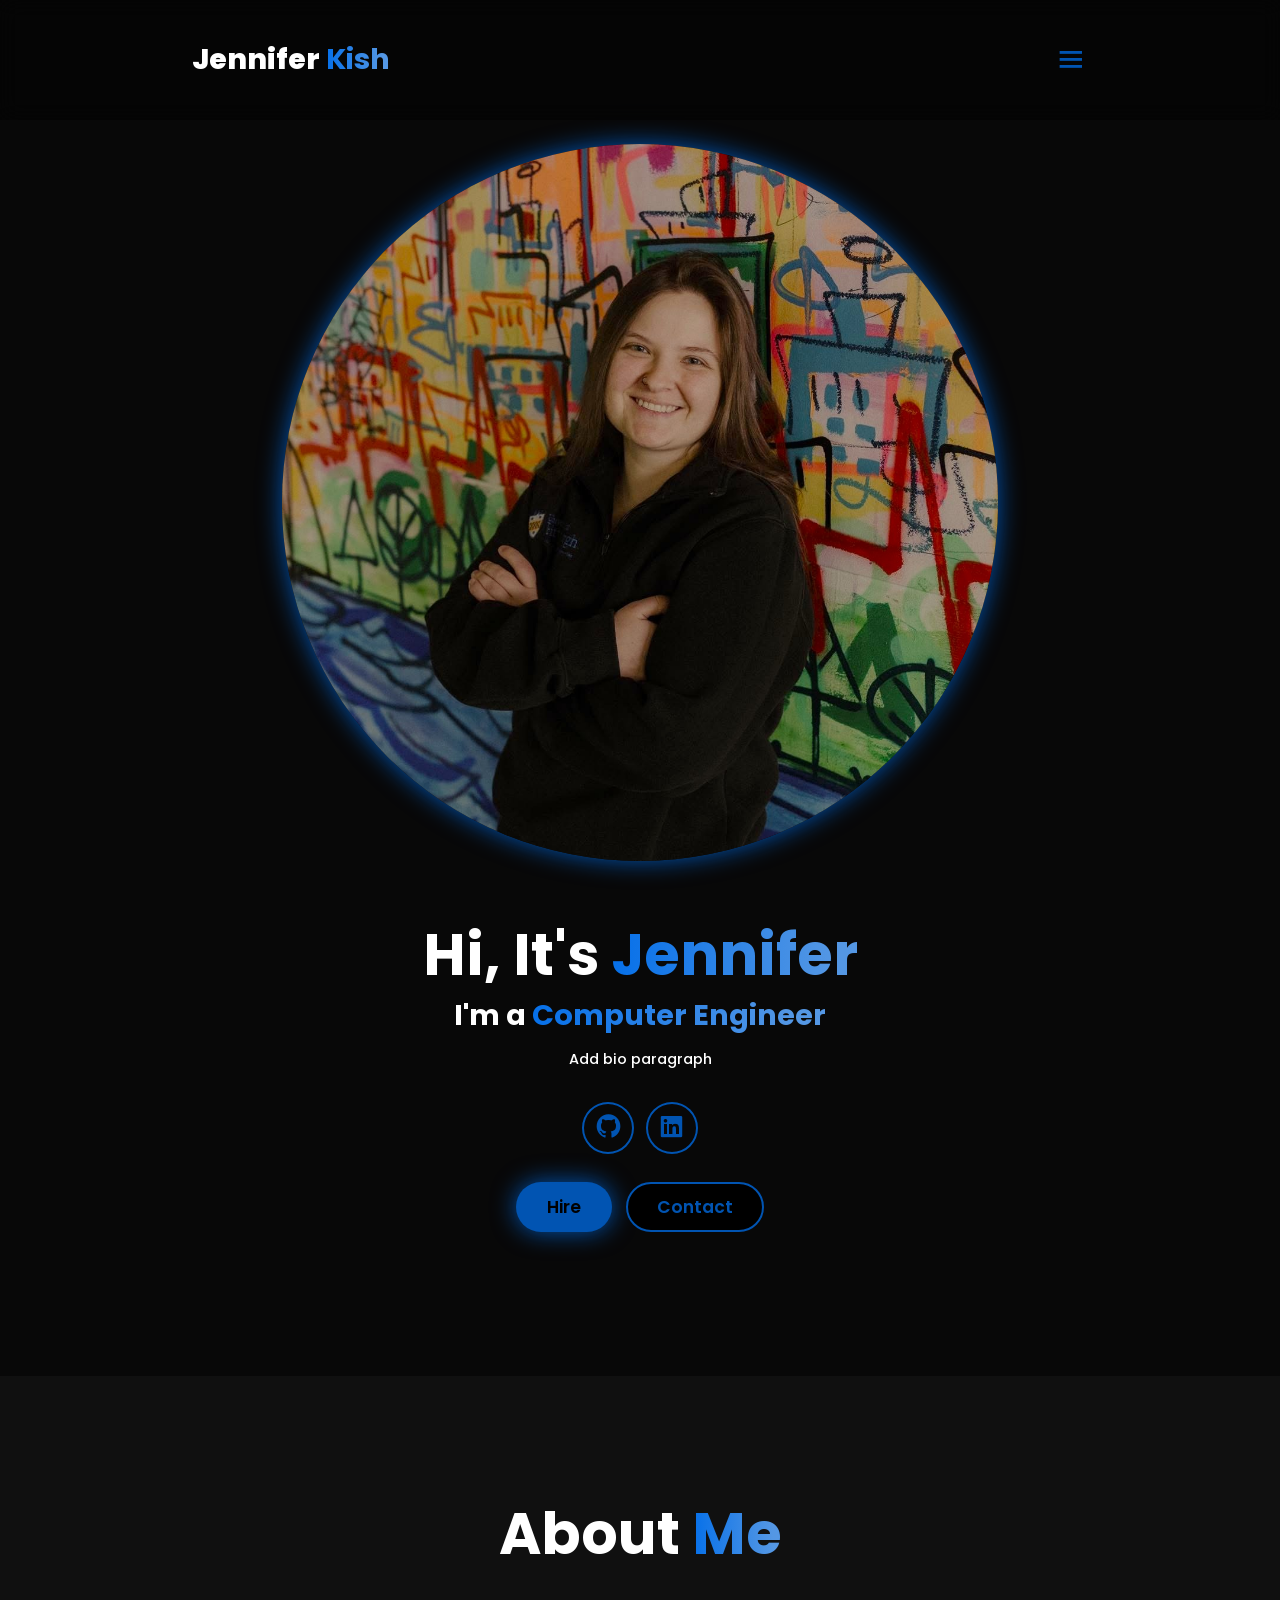
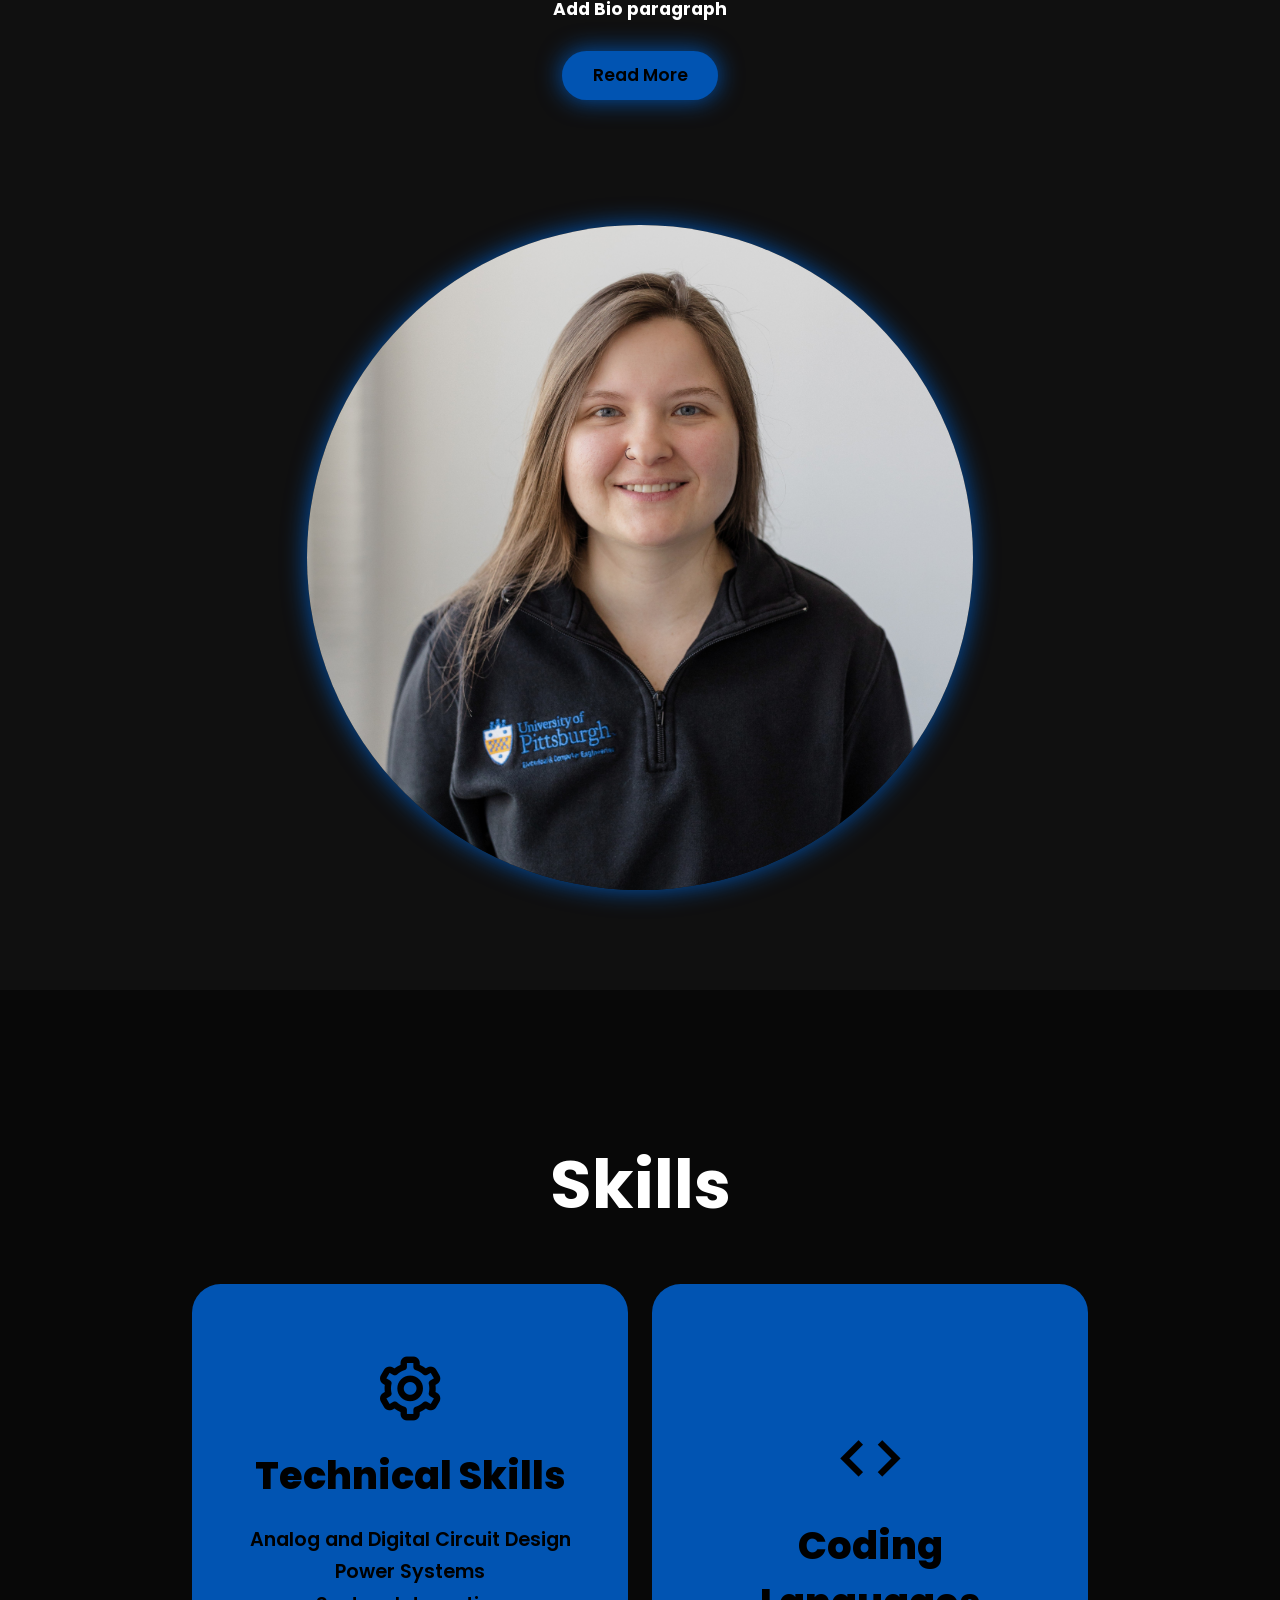
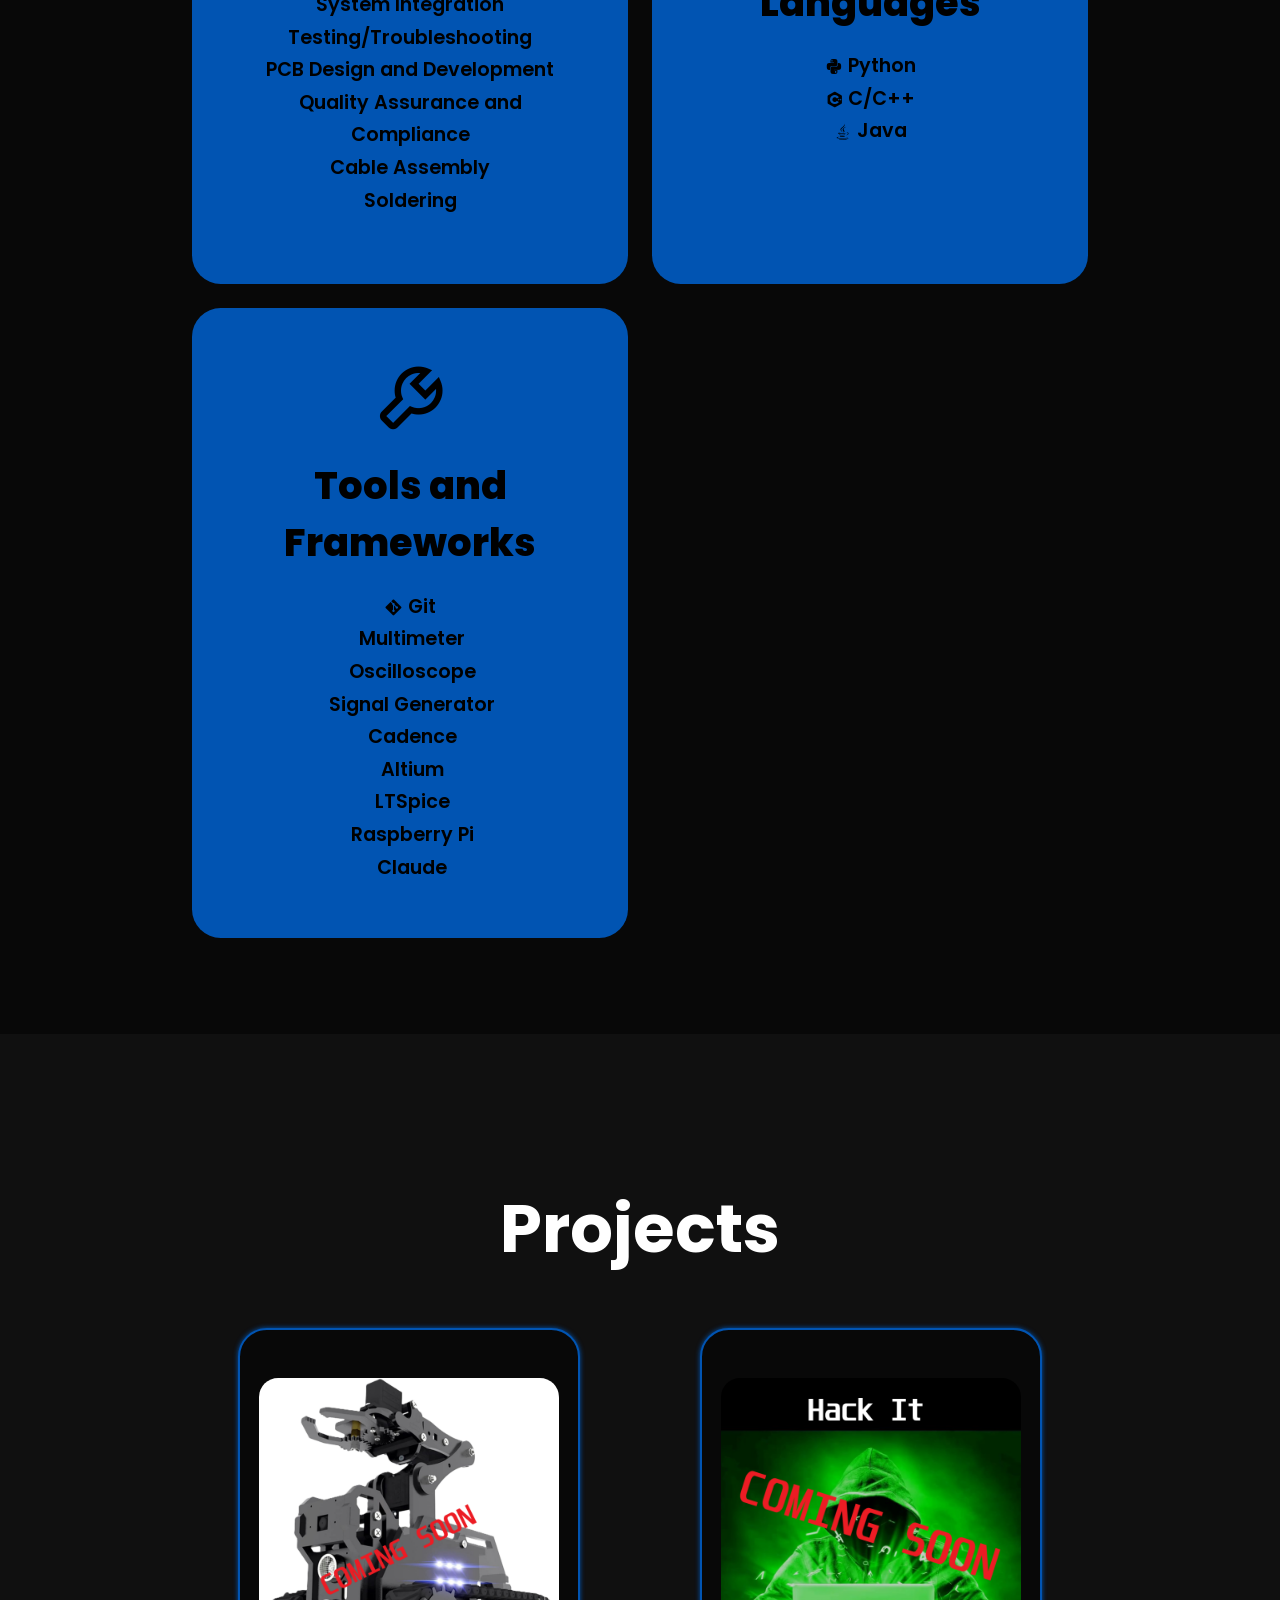
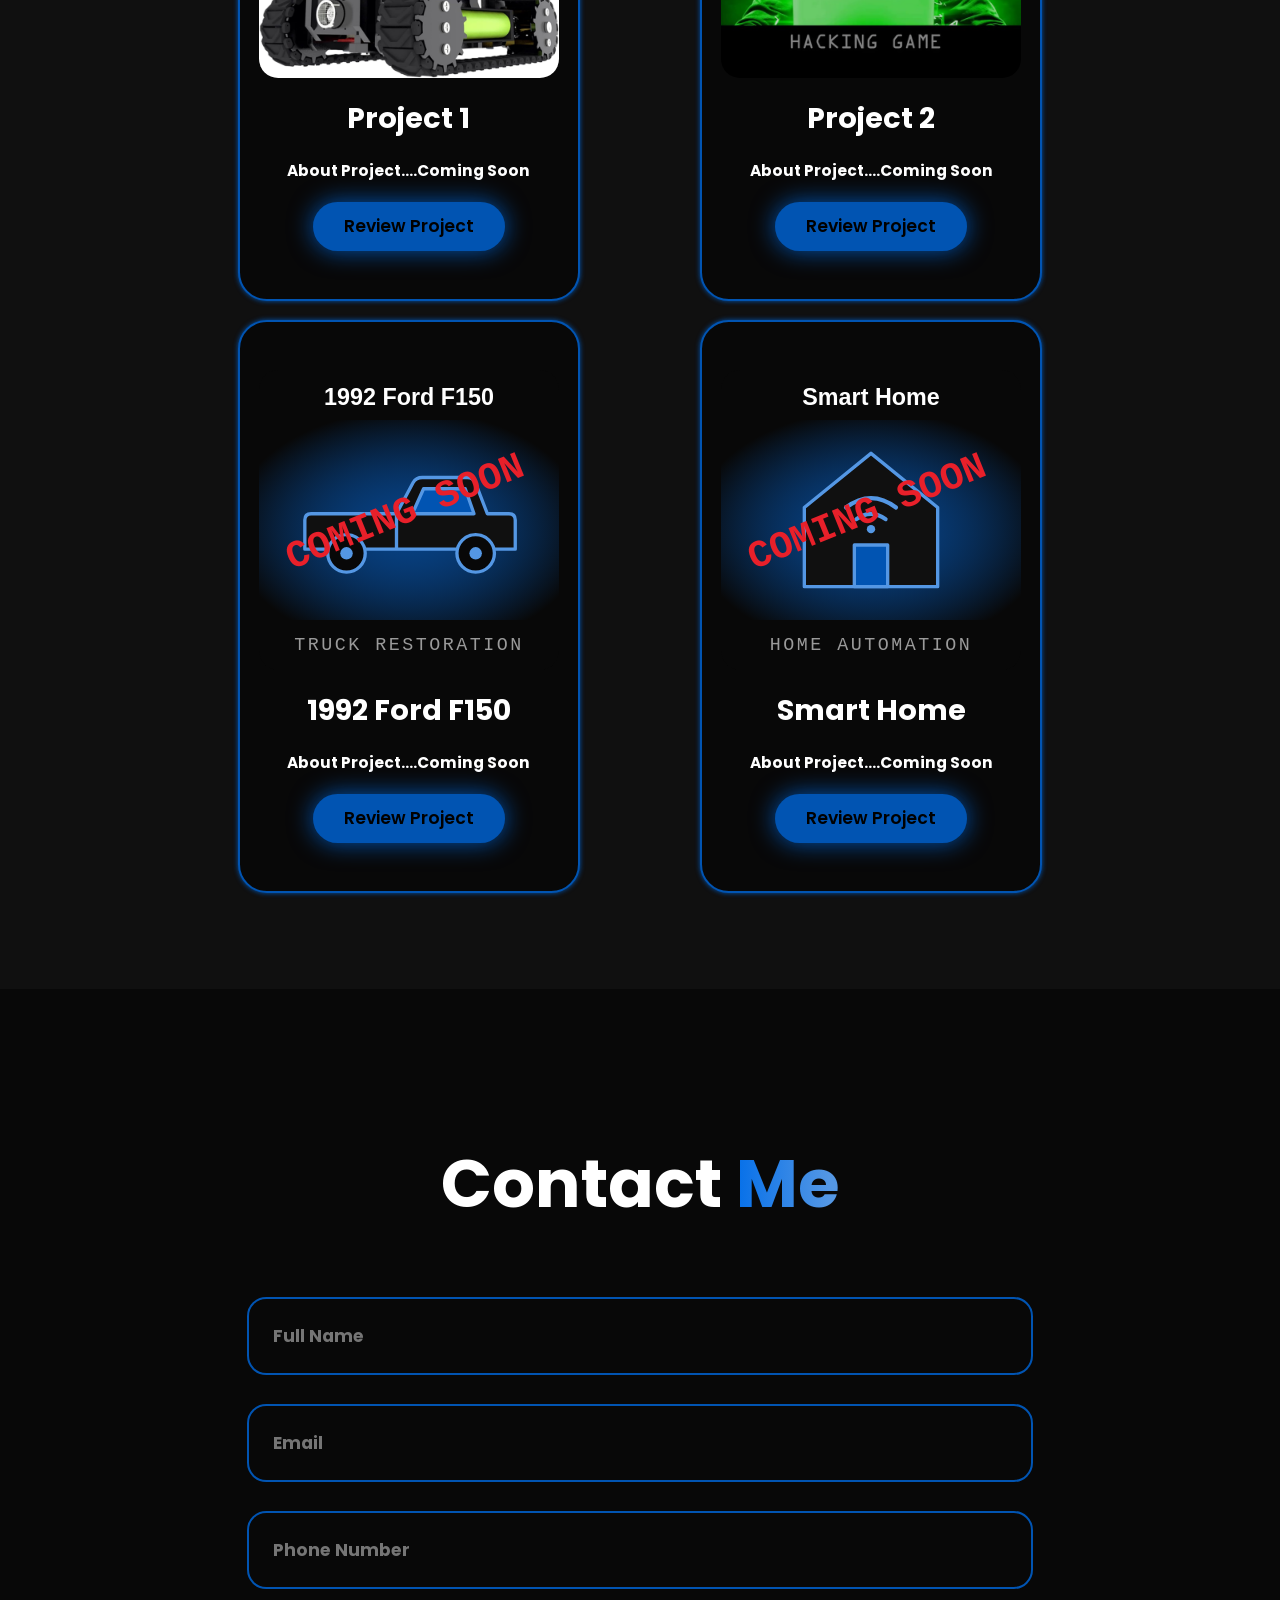
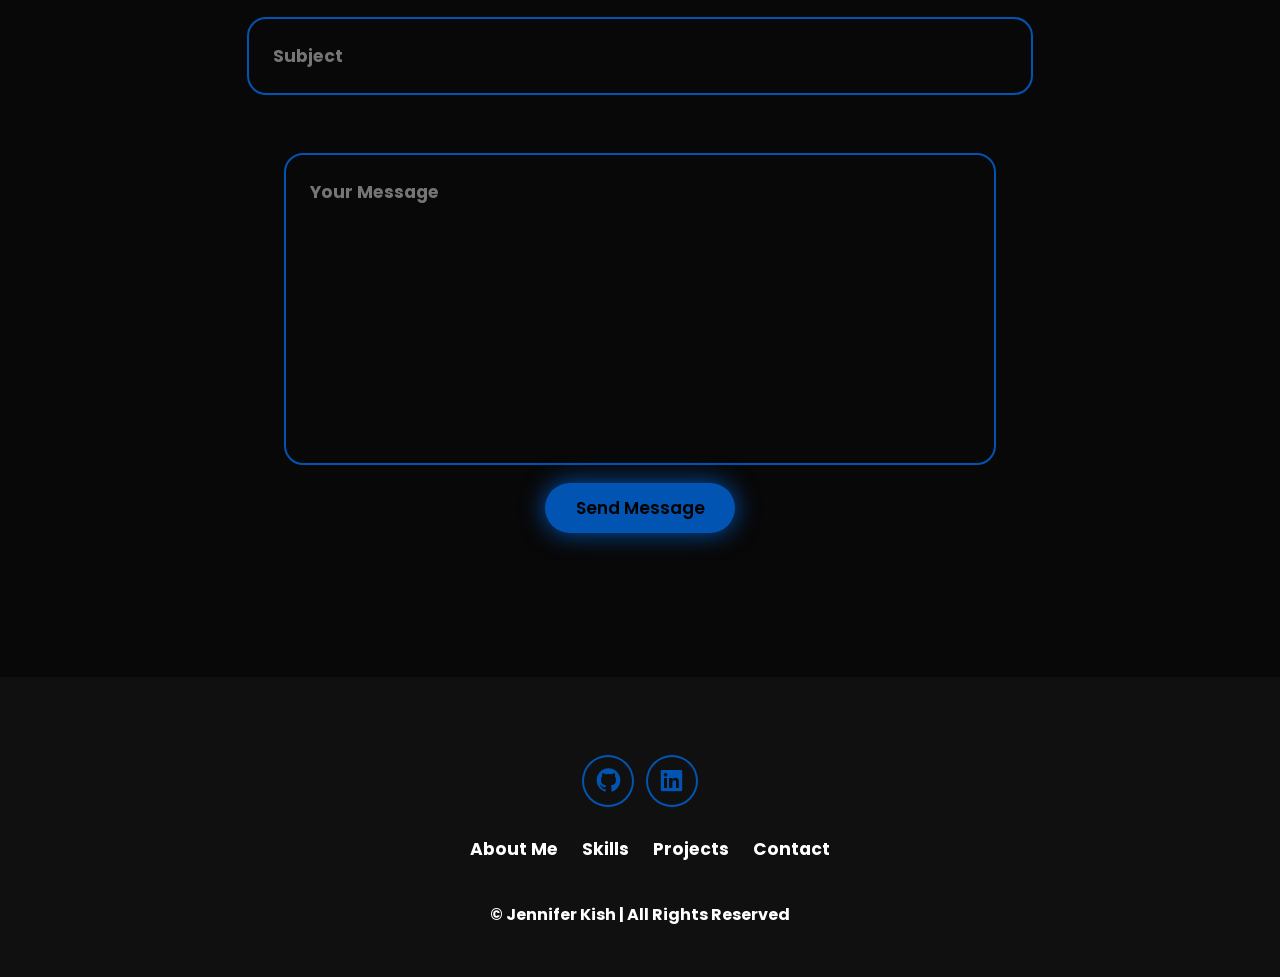
<file: index.html>
<!DOCTYPE html>
<html lang="en">
  <head>
    <meta charset="UTF-8" />
    <meta name="viewport" content="width=device-width, initial-scale=1.0" />
    <title>Jennifer Kish | Portfolio</title>
    <link rel="stylesheet" href="style.css" />
    <link href="https://unpkg.com/boxicons@2.1.4/css/boxicons.min.css" rel="stylesheet" />
    <link href="https://cdn.boxicons.com/3.0.6/fonts/basic/boxicons.min.css" rel="stylesheet" />
    <link href="https://cdn.boxicons.com/3.0.6/fonts/brands/boxicons-brands.min.css" rel="stylesheet" />
    <link href="https://fonts.googleapis.com/css?family=Poppins:500,600,700,800" rel="stylesheet" />
  </head>
  <body>

    <header class="header">

        <a href="#home" class="logo">
            Jennifer <span>Kish</span>
        </a>

        <i class="bx bx-menu" id="menu-icon"></i>

        <nav class="navbar">
            <a href="#home">Home</a>
            <a href="#about">About</a>
            <a href="#skills">Skills</a>
            <a href="#projects">Projects</a>
            <a href="#contact">Contact</a>
        </nav>

        <a href="#contact" class="gradient-btn">Contact Me</a>

    </header>

    <section class="home" id="home">
      <div class="home-content">
        <h1>Hi, It's <span>Jennifer</span></h1>
        <h3>
          I'm a <span>Computer Engineer</span>
        </h3>
        <p>Add bio paragraph</p>


        <div class="social-icons">
          <a href="https://github.com/jennkish" target="_blank" rel="noopener" aria-label="GitHub">
            <i class="bx bxl-github"></i>
          </a>

          <a href="https://www.linkedin.com/in/jennifer-kish-352308191/" target="_blank" rel="noopener" aria-label="LinkedIn">
            <i class="bx bxl-linkedin-square"></i>
          </a>
        </div>

        <div class="btn-group">
          <a href="#contact" class="btn">Hire</a>
          <a href="#contact" class="btn">Contact</a>
        </div>
      </div>

      <div class="home-img">
        <img src="profile.jpeg" alt="Jennifer Kish">
      </div>

    </section>

    <section class="about" id="about">

      <div class="about-img">
        <img src="image2.JPG" alt="Jennifer Kish">
      </div>

      <div class="about-content">
        <h2>About <span>Me</span></h2>
        <p>Add Bio paragraph</p>
        <a href="#projects" class="btn">Read More</a>
      </div>
    </section>

    <section class="skills" id="skills">

      <h2 class="heading">Skills</h2>

      <div class="skills-container">
        <div class="skills-box">
          <div class="skills-info">
            <i class="bx bx-cog"></i>
            <h4>Technical Skills</h4>
            <p>Analog and Digital Circuit Design</p>
            <p>Power Systems</p>
            <p>System Integration</p>
            <p>Testing/Troubleshooting</p>
            <p>PCB Design and Development</p>
            <p>Quality Assurance and Compliance</p>
            <p>Cable Assembly</p>
            <p>Soldering</p>
          </div>
        </div>

        <div class="skills-box">
          <div class="skills-info">
            <i class="bx bx-code"></i>
            <h4>Coding Languages</h4>
            <p><i class="bx bxl-python"></i>Python</p>
            <p><i class="bx bxl-c-plus-plus"></i>C/C++</p>
            <p><i class="bx bxl-java"></i>Java</p>
          </div>
        </div>

        <div class="skills-box">
          <div class="skills-info">
            <i class="bx bx-wrench"></i>
            <h4>Tools and Frameworks</h4>
            <p><i class="bx bxl-git"></i>Git</p>
            <p><i class="bx bx-bolt-square"></i>Multimeter</p>
            <p><i class="bx bx-waveform"></i>Oscilloscope</p>
            <p><i class="bx bx-sine-wave"></i>Signal Generator</p>
            <p><i class="bx bx-circuit-board"></i>Cadence</p>
            <p><i class="bx bx-circuit-board"></i>Altium</p>
            <p><i class="bx bxs-play"></i>LTSpice</p>
            <p><i class="bxl bx-rasberry-pi"></i>Raspberry Pi</p>
            <p><i class="bxl bx-claude-ai"></i>Claude</p>
          </div>
        </div>
      </div>
    </section>

    <section class="projects" id="projects">

      <h2 class="heading">Projects</h2>
      <div class="projects-box">

        <div class="project-card">
          <img src="project1.1.png" alt="Project 1">

          <h3>Project 1</h3>
          <p>About Project....Coming Soon</p>
          <div class="btn">Review Project</div>
        </div>

        <div class="project-card">
          <img src="project2.png" alt="Project 2">

          <h3>Project 2</h3>
          <p>About Project....Coming Soon</p>
          <div class="btn">Review Project</div>
        </div>

        <div class="project-card">
          <img src="project3.svg" alt="1992 Ford F150">

          <h3>1992 Ford F150</h3>
          <p>About Project....Coming Soon</p>
          <a href="f150.html" class="btn">Review Project</a>
        </div>

        <div class="project-card">
          <img src="project4.svg" alt="Smart Home">

          <h3>Smart Home</h3>
          <p>About Project....Coming Soon</p>
          <div class="btn">Review Project</div>
        </div>
      </div>
    </section>

    <section class="contact" id="contact">
      <h2 class="heading">Contact <span>Me</span></h2>

      <form action="#">

        <div class="input-group">
          <div class="input-box">
            <input type="text" name="name" placeholder="Full Name">
            <input type="email" name="email" placeholder="Email">
          </div>

          <div class="input-box">
            <input type="tel" name="phone" placeholder="Phone Number">
            <input type="text" name="subject" placeholder="Subject">
          </div>
        </div>

        <div class="input-group-2">
          <textarea name="message" placeholder="Your Message" cols="30" rows="10"></textarea>
          <input type="submit" value="Send Message" class="btn">
        </div>

      </form>
    </section>

    <footer class="footer">
        <div class="social-icons">
          <a href="https://github.com/jennkish" target="_blank" rel="noopener" aria-label="GitHub">
            <i class="bx bxl-github"></i>
          </a>

          <a href="https://www.linkedin.com/in/jennifer-kish-352308191/" target="_blank" rel="noopener" aria-label="LinkedIn">
            <i class="bx bxl-linkedin-square"></i>
          </a>
        </div>

        <ul class="list">
          <li>
            <a href="#about">About Me</a>
          </li>

          <li>
            <a href="#skills">Skills</a>
          </li>

          <li>
            <a href="#projects">Projects</a>
          </li>

          <li>
            <a href="#contact">Contact</a>
          </li>
        </ul>

        <p class="copyright">
          © Jennifer Kish | All Rights Reserved
        </p>

    </footer>

    <script src="script.js"></script>
  </body>
</html>
</file>
<file: style.css>
* {
  margin: 0;
  padding: 0;
  box-sizing: border-box;
  text-decoration: none;
  scroll-behavior: smooth;
  font-family: "Poppins";
  font-weight: bold;
}
:root {
  --bg-color: #080808;
  --second-bg-color: #101010;
  --text-color: white;
  --main-color: #0154b2;
}
html {
  font-size: 60%;
  overflow-x: hidden;
}
body{
    background: var(--bg-color);
    color: var(--text-color);
}

.header{
    position: fixed;
    width: 100%;
    top: 0;
    left: 0;
    padding: 4rem 15%;
    background: rgba(0, 0, 0, 0.3);
    backdrop-filter: blur(10px);
    display: flex;
    justify-content: space-between;
    align-items: center;
    z-index: 1000;
}

#menu-icon{
    font-size: 3.5rem;
    color: var(--main-color);
    display: none;
}

.logo{
    font-size: 3rem;
    color: var(--text-color);
    font-weight: 800;
    cursor: pointer;
    transition: 0.3s ease-in-out;
}

.logo:hover{
    transform: scale(1.1);
}

span{
    background: linear-gradient(
        270deg,
        #5497e4 10%,
        #0670e9 100%
    );
    background-clip: text;
    color: transparent;
}

.navbar a{
    font-size: 1.8rem;
    color: var(--text-color);
    margin-left: 4rem;
    font-weight: 500;
    transition: 0.3s ease-in-out;
    border-bottom: 3px solid transparent;
}

.navbar a:hover{
    color: var(--main-color);
    border-bottom: 3px solid var(--main-color);
}

.gradient-btn{
    font-size: 1.8rem;
    padding: 1rem 2rem;
    border-radius: 3rem;
    background: linear-gradient(
        270deg,
        #5497e4 10%,
        #0154b2 100%
    );
    letter-spacing: 1px;
    cursor: pointer;
    transition: 0.3s ease-in-out;
    color: white;
    border: none;
    text-wrap: nowrap;
}

.gradient-btn:hover{
    transform: scale(1.05);
}


section{
    min-height: 100vh;
    padding: 10rem 15%;
}

.home{
    display: flex;
    align-items: center;
    justify-content: center;
    gap: 15rem;
}

.home-content{
    display: flex;
    flex-direction: column;
    align-items: flex-end;
    text-align: right;
}

.home-content h1{
    font-size: 6rem;
    font-weight: 700;
    margin-top: 1.5rem;
    line-height: 1;
}

.home-content h3{
    margin: 1rem 0;
    font-size: 3rem;
}

.home-content p{
    font-size: 1.5rem;
    font-weight: 500;
    line-height: 1.8;
}

.home-img img{
    width: 25vw;
    border-radius: 50%;
    box-shadow: 0 0 25px var(--main-color);
    transition: 0.4s ease-in-out;
}

.home-img img:hover{
    box-shadow: 0 0 25px var(--main-color),
                0 0 50px var(--main-color),
                0 0 100px var(--main-color);
}

.social-icons a{
    display: inline-flex;
    justify-content: center;
    align-items: center;
    font-size: 3rem;
    padding: 1rem;
    background: transparent;
    border: 2px solid var(--main-color);
    border-radius: 50%;
    color: var(--main-color);
    margin: 3rem 0.5rem;
    transition: 0.3s ease-in-out;
}

.social-icons a:hover{
    color: black;
    background-color: var(--main-color);
    transform: scale(1.2) translateY(-5px);
    box-shadow: 0 0 25px var(--main-color);
}

.btn-group{
    display: flex;
    gap: 1.5rem;
}

.btn{
    display: inline-block;
    padding: 1rem 3rem;
    background-color: var(--main-color);
    box-shadow: 0 0 25px var(--main-color);
    border-radius: 3rem;
    font-size: 1.8rem;
    color: black;
    border: 2px solid transparent;
    font-weight: 600;
    transition: 0.3s ease-in-out;
}

.btn:hover{
    transform: scale(1.05);
    box-shadow: 0 0 25px var(--main-color),
                0 0 50px var(--main-color);
}

.btn-group a:nth-of-type(2){
    background-color: black;
    color: var(--main-color);
    border: 2px solid var(--main-color);
    box-shadow: 0 0 25px transparent;
}

.btn-group a:nth-of-type(2):hover{
    box-shadow: 0 0 25px var(--main-color);
    background-color: var(--main-color);
    color: black;
}

.about{
    display: flex;
    justify-content: center;
    align-items: center;
    gap: 10rem;
    background-color: var(--second-bg-color);

}

.about-img img{
    width: 20vw;
    border-radius: 50%;
    box-shadow: 0 0 25px var(--main-color);
    transition: 0.4s ease-in-out;
}

.about-img img:hover{
    box-shadow: 0 0 25px var(--main-color),
                0 0 50px var(--main-color),
                0 0 100px var(--main-color);
}

.about-content h2{
    font-size: 6rem;
    text-align: left;
}

.about-content p{
    font-size: 1.8rem;
}

.about-content .btn{
    margin: 3rem 0;
}

::-webkit-scrollbar{
    width: 15px;
}

::-webkit-scrollbar-thumb{
    background-color: var(--main-color);
}

::-webkit-scrollbar-track{
    background-color: var(--bg-color);
}

.heading{
    text-align: center;
    font-size: 7rem;
    margin: 5rem 0;
}

.skills{
    background-color: var(--bg-color);
    color: black;
}

.skills h2{
    color: var(--text-color);
}

.skills-container{
    display: grid;
    grid-template-columns: repeat(auto-fit, minmax(min(100%, 300px), 1fr));
    align-items: stretch;
    gap: 2.5rem;
}

.skills-box{
    display: flex;
    justify-content: center;
    align-items: center;
    background-color: var(--main-color);
    height: 100%;
    min-height: 600px;
    border-radius: 3rem;
    cursor: pointer;
    border: 5px solid transparent;
    transition: 0.4s ease-in-out;
}

.skills-box:hover{
    background: var(--second-bg-color);
    color: var(--main-color);
    border: 5px solid var(--main-color);
    transform: scale(1.03);
}

.skills-info{
    display: flex;
    flex-direction: column;
    text-align: center;
    justify-content: center;
    align-items: center;
    padding: 5rem;
}

.skills-info h4{
    font-size: 4rem;
    margin: 2rem 0;
    font-weight: 800;
}

.skills-info p{
    font-size: 2rem;
    font-weight: 600;
    line-height: 1.7;
}

.skills-info i{
    font-size: 8rem;
}

.skills-info p i{
    font-size: 2rem;
    margin-right: 0.5rem;
    vertical-align: middle;
}


.projects{
    background-color: var(--second-bg-color);
}

.projects-box{
    display: grid;
    grid-template-columns: repeat(auto-fit, minmax(min(100%, max(350px, 40%)), 1fr));
    place-items: center;
    gap: 3rem;
    row-gap: 2rem;
}

.project-card{
    display: flex;
    flex-direction: column;
    align-items: center;
    justify-content: center;
    text-align: center;
    background-color: var(--bg-color);
    border: 2px solid var(--main-color);
    border-radius: 3rem;
    gap: 2rem;
    padding: 5rem 2rem;
    overflow: hidden;
    cursor: pointer;
    box-shadow: 0 0 5px var(--main-color);
    transition: 0.3s ease;
}

.project-card:hover{
    box-shadow: 0 0 25px var(--main-color),
                0 0 50px var(--main-color);
    transform: scale(1.02);
}

.project-card img{
    width: 100%;
    max-width: 300px;
    aspect-ratio: 1 / 1;
    border-radius: 2rem;
    object-fit: cover;
}

.project-card h3{
    font-size: 3rem;
}

.project-card p{
    font-size: 1.6rem;
}

.contact{
    background-color: var(--bg-color);
}

.contact h2{
    margin-bottom: 3rem;
    color: var(--text-color);
}

.contact form{
    display: flex;
    align-items: center;
    justify-content: center;
    gap: 3rem;
    margin: 5rem 0;
    text-align: center;
}

.contact form .input-box input,
.contact form textarea{
    width: 100%;
    padding: 2.5rem;
    font-size: 1.8rem;
    color: var(--text-color);
    background-color: var(--bg-color);
    border-radius: 2rem;
    border: 2px solid var(--main-color);
    margin: 1.5rem 0;
    resize: none;
}

.footer{
    background-color: var(--second-bg-color);
    padding: 50px 0;
}

.footer .social-icons{
    text-align: center;
}

.footer ul{
    text-align: center;
    font-size: 1.8rem;
}

.footer ul li{
    display: inline-block;
    margin-left: 20px;
}

.footer ul li a{
    color: white;
    border-bottom: 3px solid transparent;
    transition: 0.3s ease-in-out;
}

.footer ul li a:hover{
    border-bottom: 3px solid var(--main-color);
}

.footer .copyright{
    text-align: center;
    margin-top: 40px;
    font-size: 16px;
}

@media(max-width:1285px){
    #menu-icon{
        display: block;
    }
    .navbar{
        position: absolute;
        top: 100%;
        right: 0;
        width: 50%;
        padding: 1rem 3rem;
        background: rgba(0, 0, 0, 0.8);
        border-bottom-left-radius: 2rem;
        border-left: 2px solid var(--main-color);
        border-bottom: 2px solid var(--main-color);
        display: none;
    }

    .navbar a{
        display: block;
        font-size: 2rem;
        margin: 3rem 0;
        color: var(--text-color);
    }
    .navbar.active{
        display: block;
    }
    .gradient-btn{
        display: none;
    }
    .home{
        flex-direction: column-reverse;
        margin: 5rem 0;
        gap: 5rem;
    }
    .home-content{
        align-items: center;
        text-align: center;
    }
    .home-img img{
        width: 56vw;
    }
    .about{
        flex-direction: column-reverse;
        text-align: center;
    }
    .about h2{
        text-align: center;
        margin: 2rem 0;
    }
    .about img{
        width: 52vw;
    }
    .contact form{
        flex-direction: column;
    } 
}
</file>
